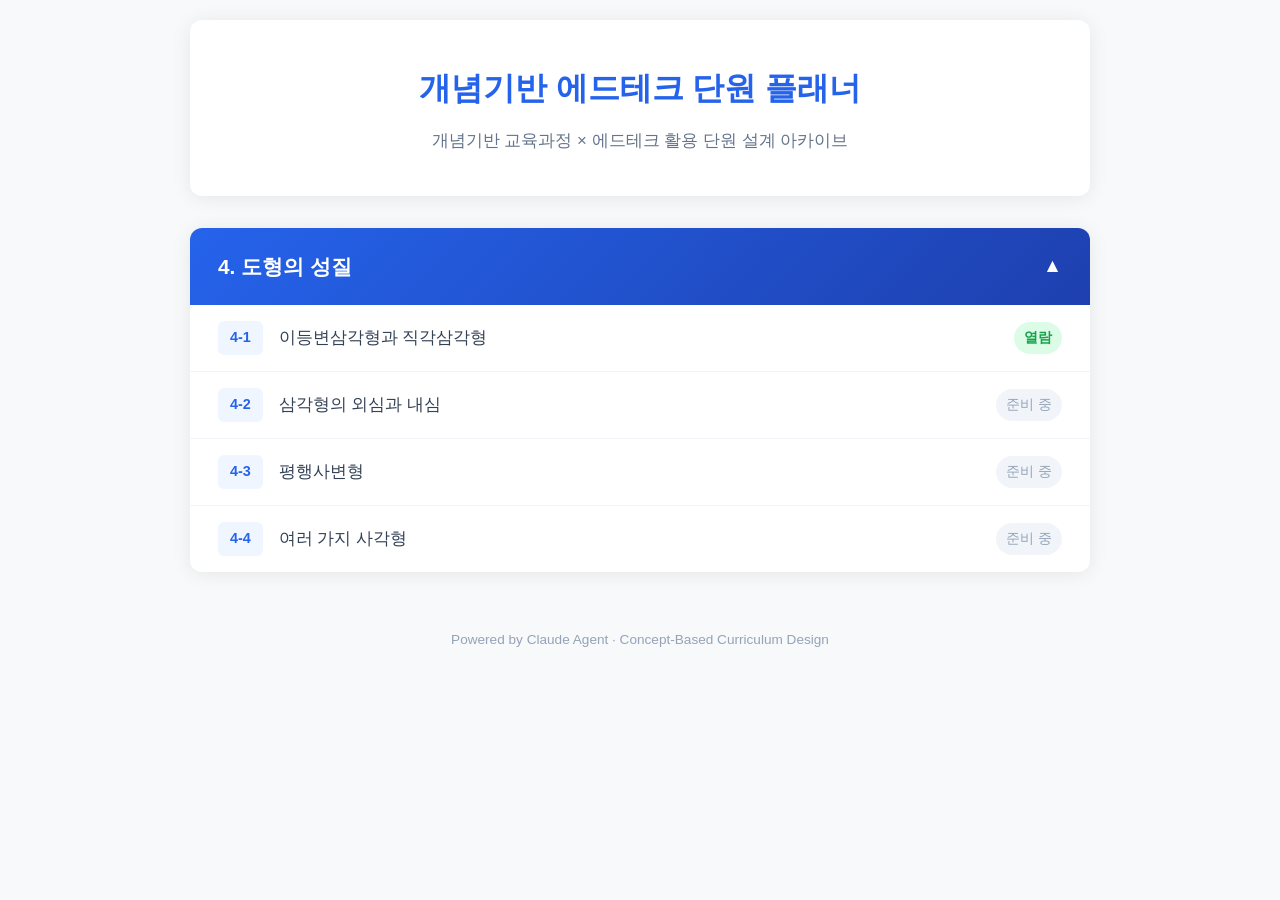
<file: index.html>
<!DOCTYPE html>
<html lang="ko">
<head>
    <meta charset="UTF-8">
    <meta name="viewport" content="width=device-width, initial-scale=1.0">
    <meta name="robots" content="noindex, nofollow">
    <title>개념기반 에드테크 단원 플래너</title>
    <link rel="stylesheet" href="styles.css">
</head>
<body>
    <div class="container">
        <header class="header">
            <h1>개념기반 에드테크 단원 플래너</h1>
            <p class="subtitle">개념기반 교육과정 × 에드테크 활용 단원 설계 아카이브</p>
        </header>

        <div id="unit-list"></div>

        <footer class="footer">
            <p>Powered by Claude Agent · Concept-Based Curriculum Design</p>
        </footer>
    </div>

    <script src="app.js"></script>
</body>
</html>
</file>
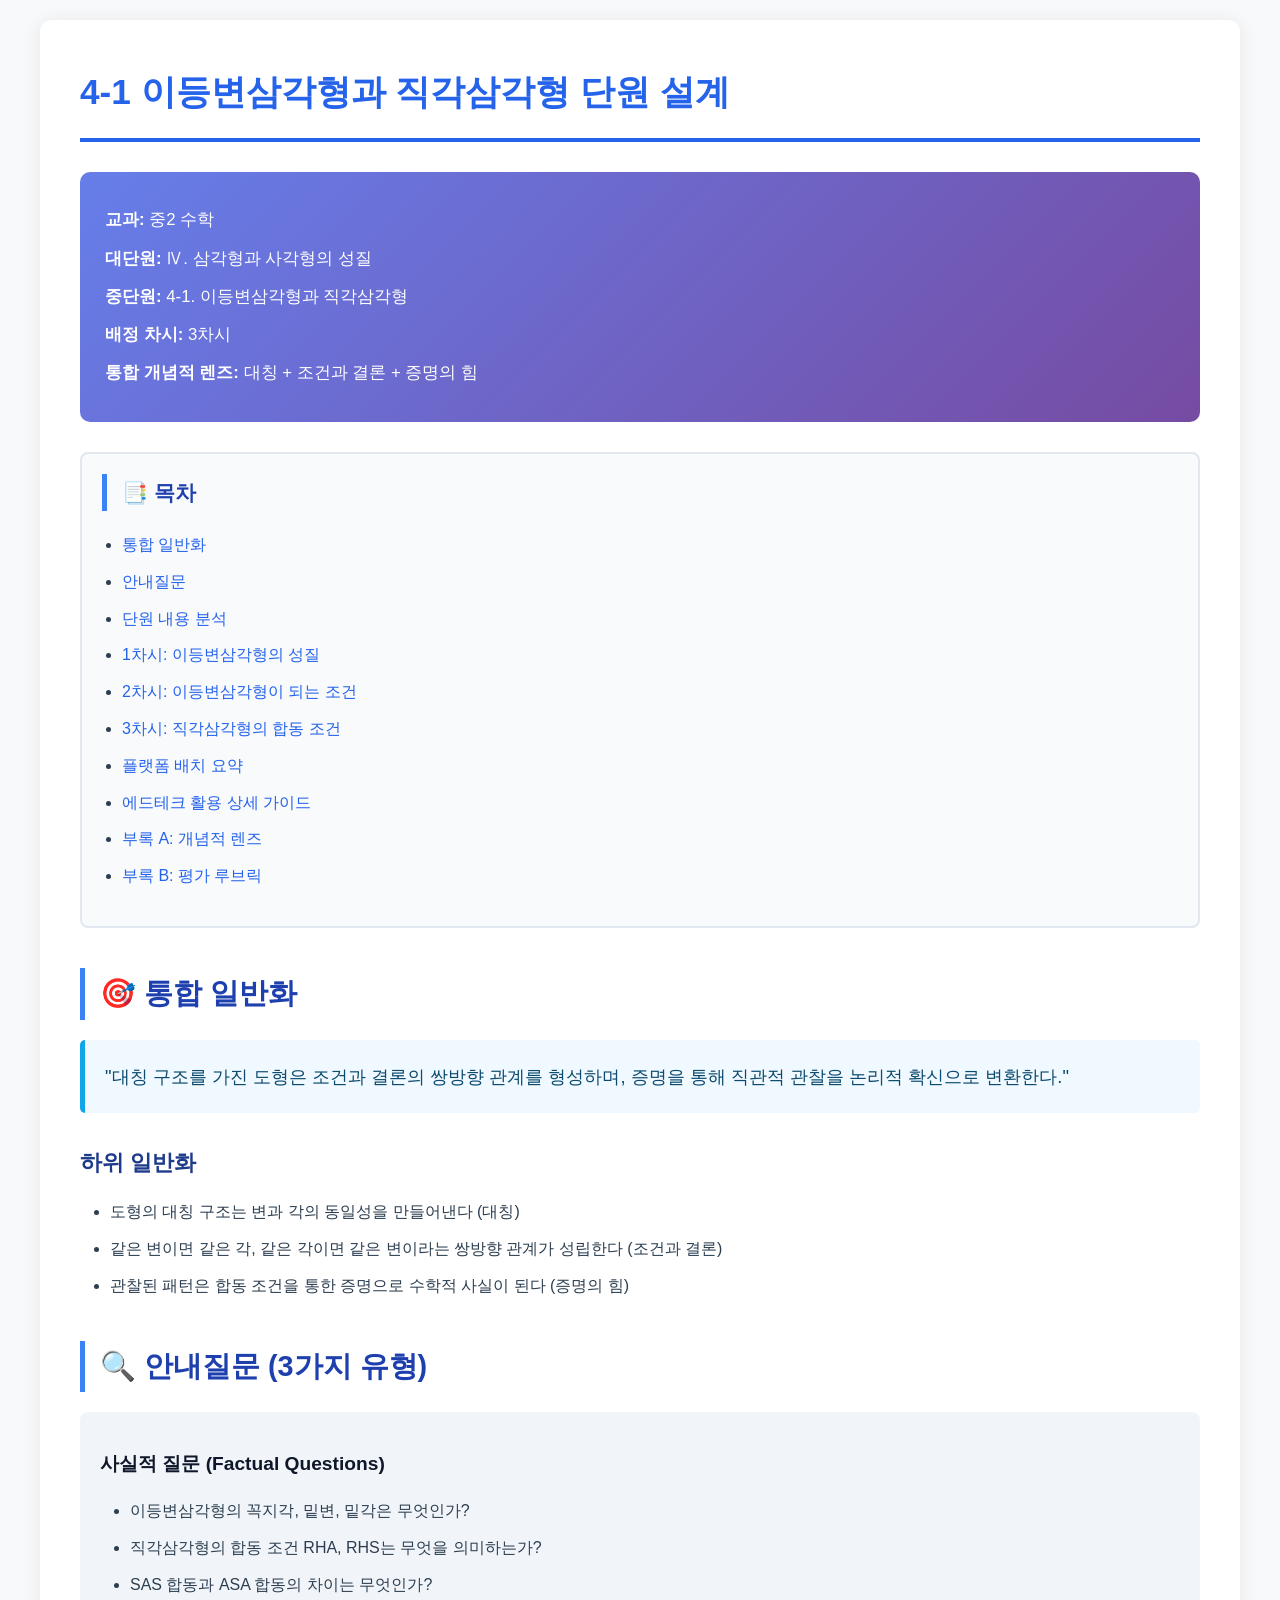
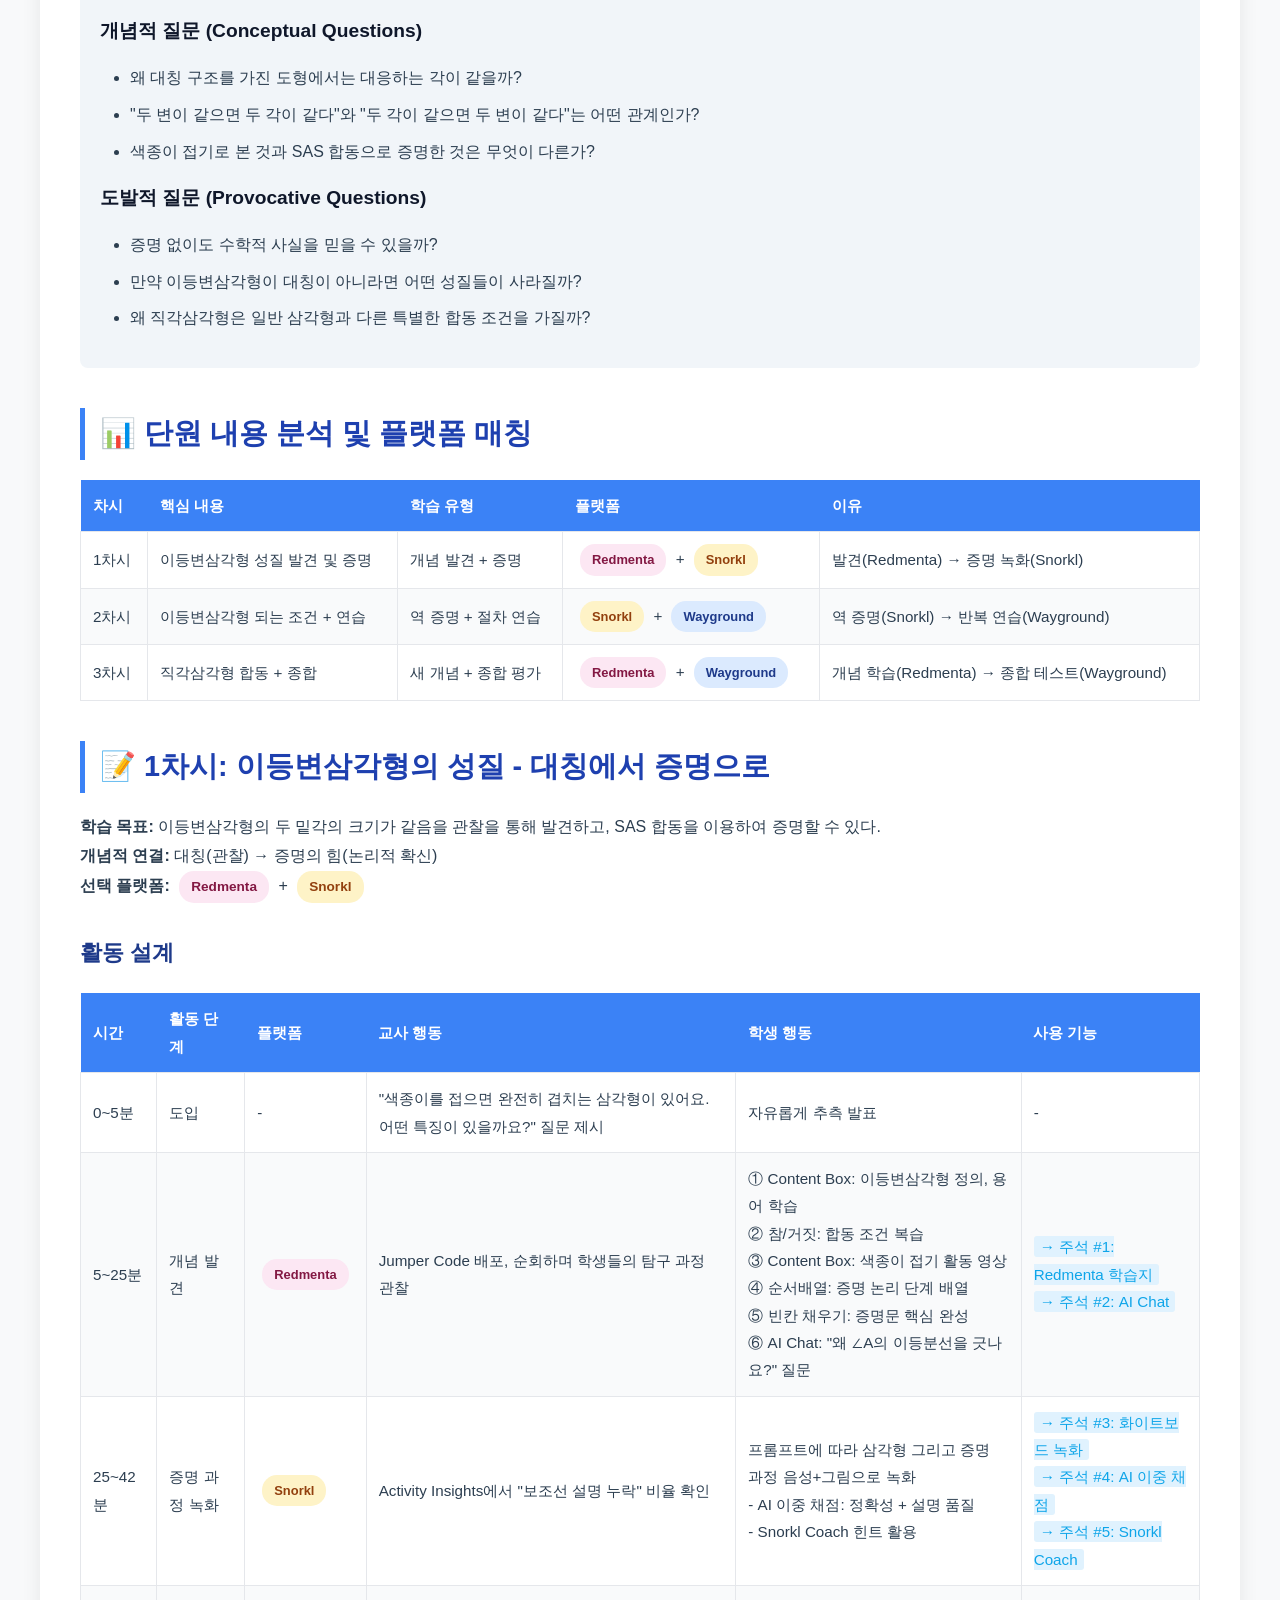
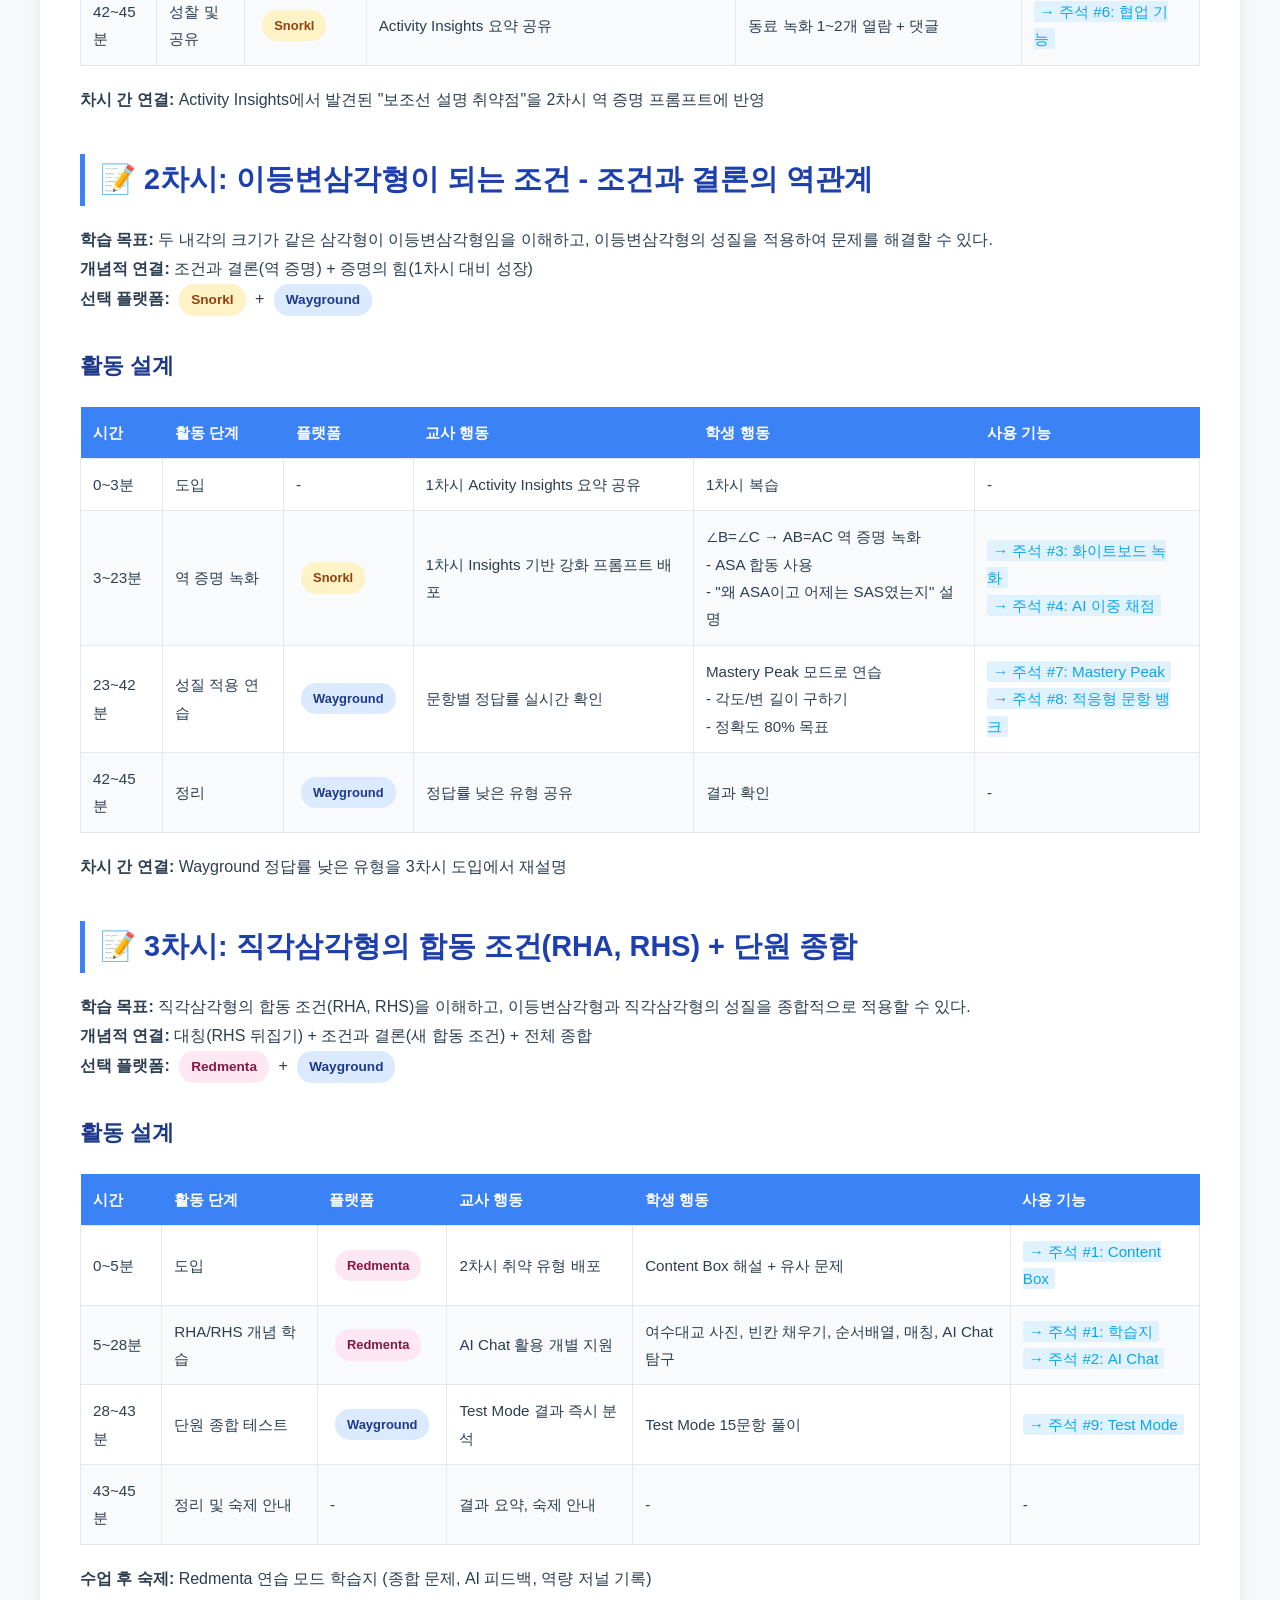
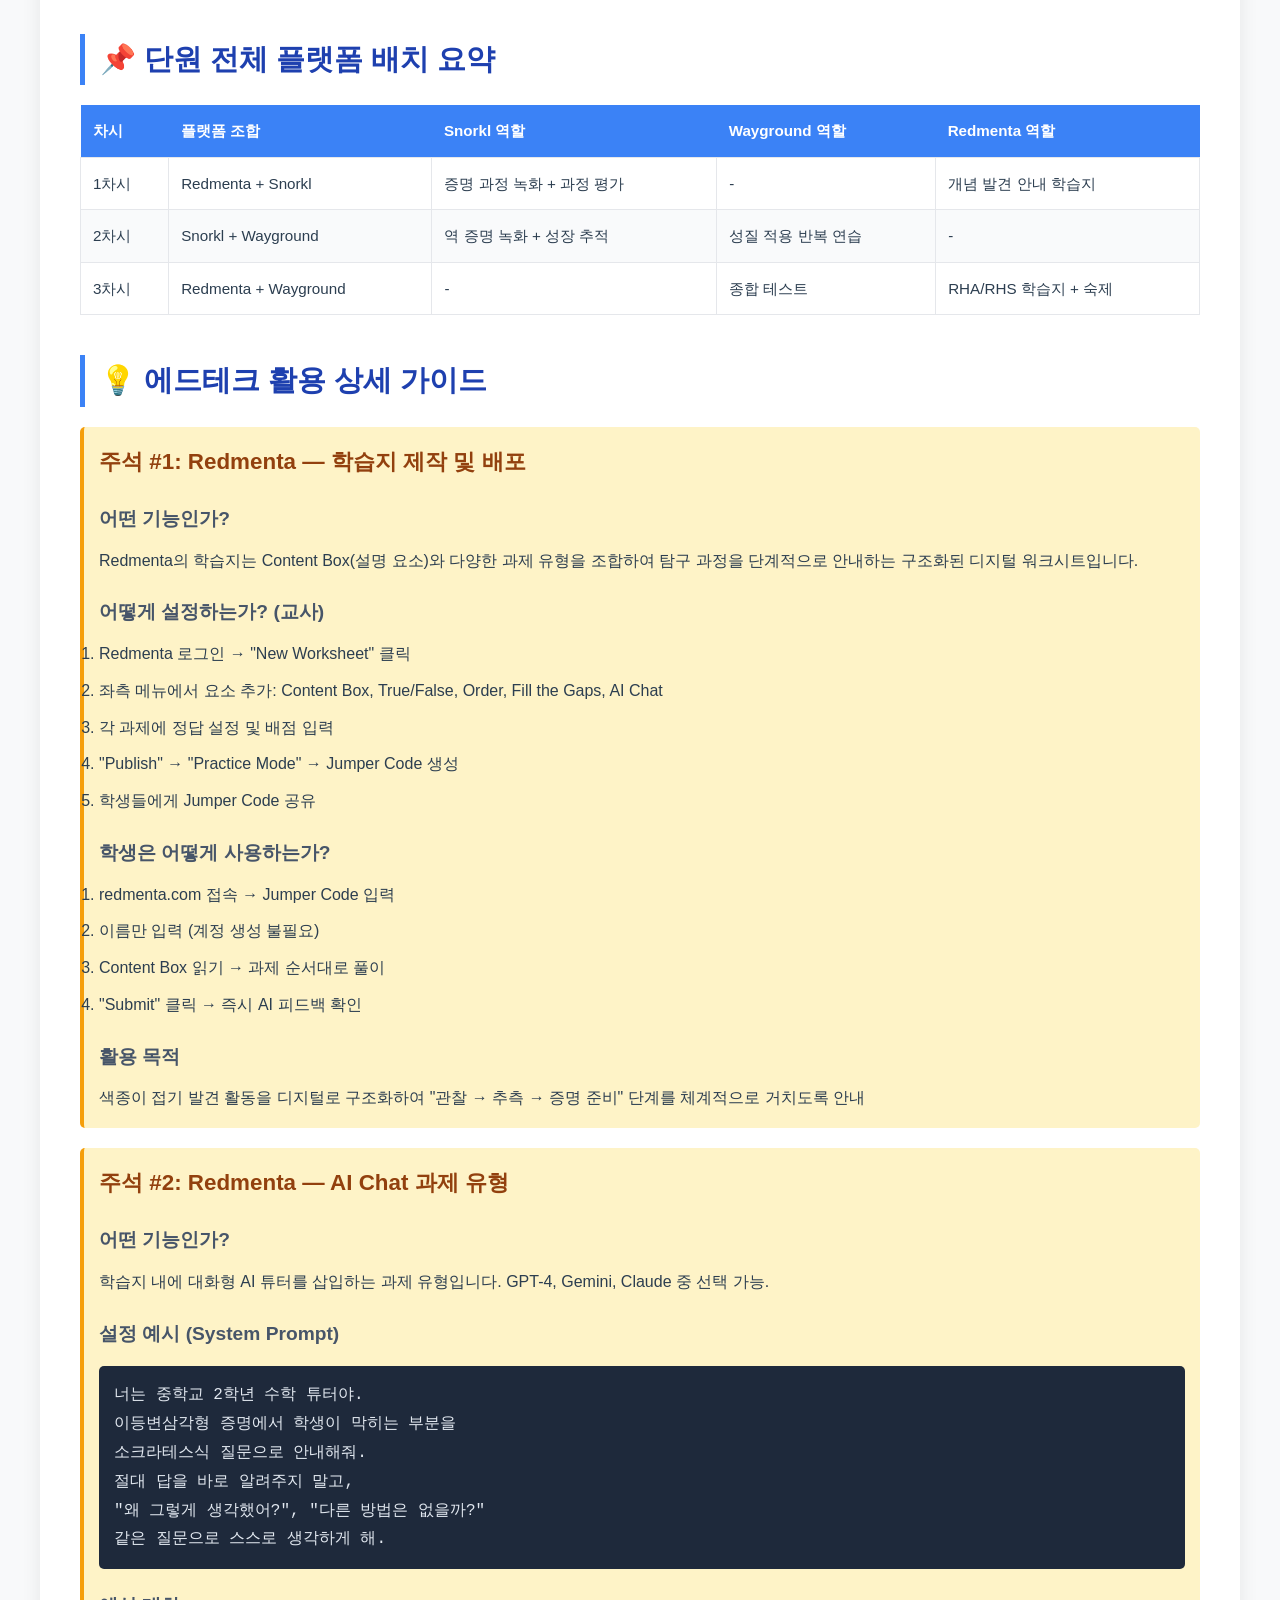
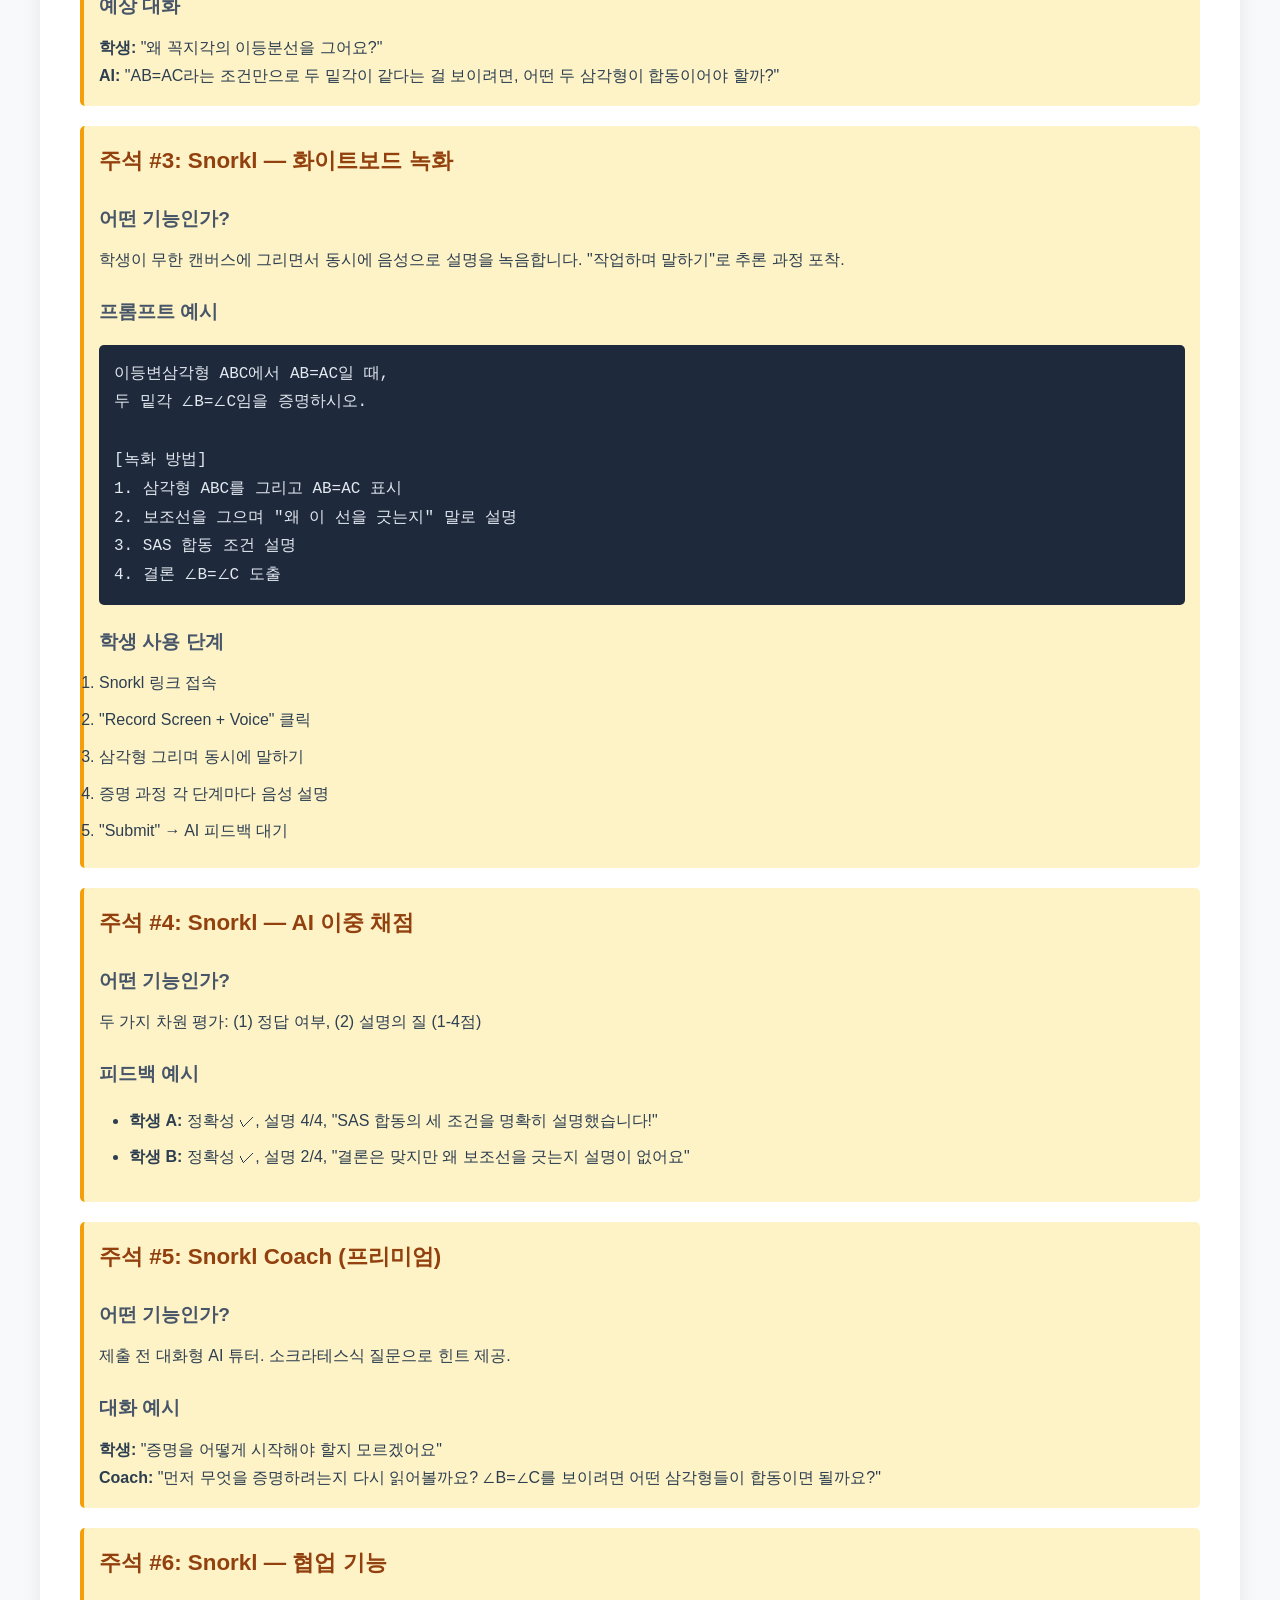
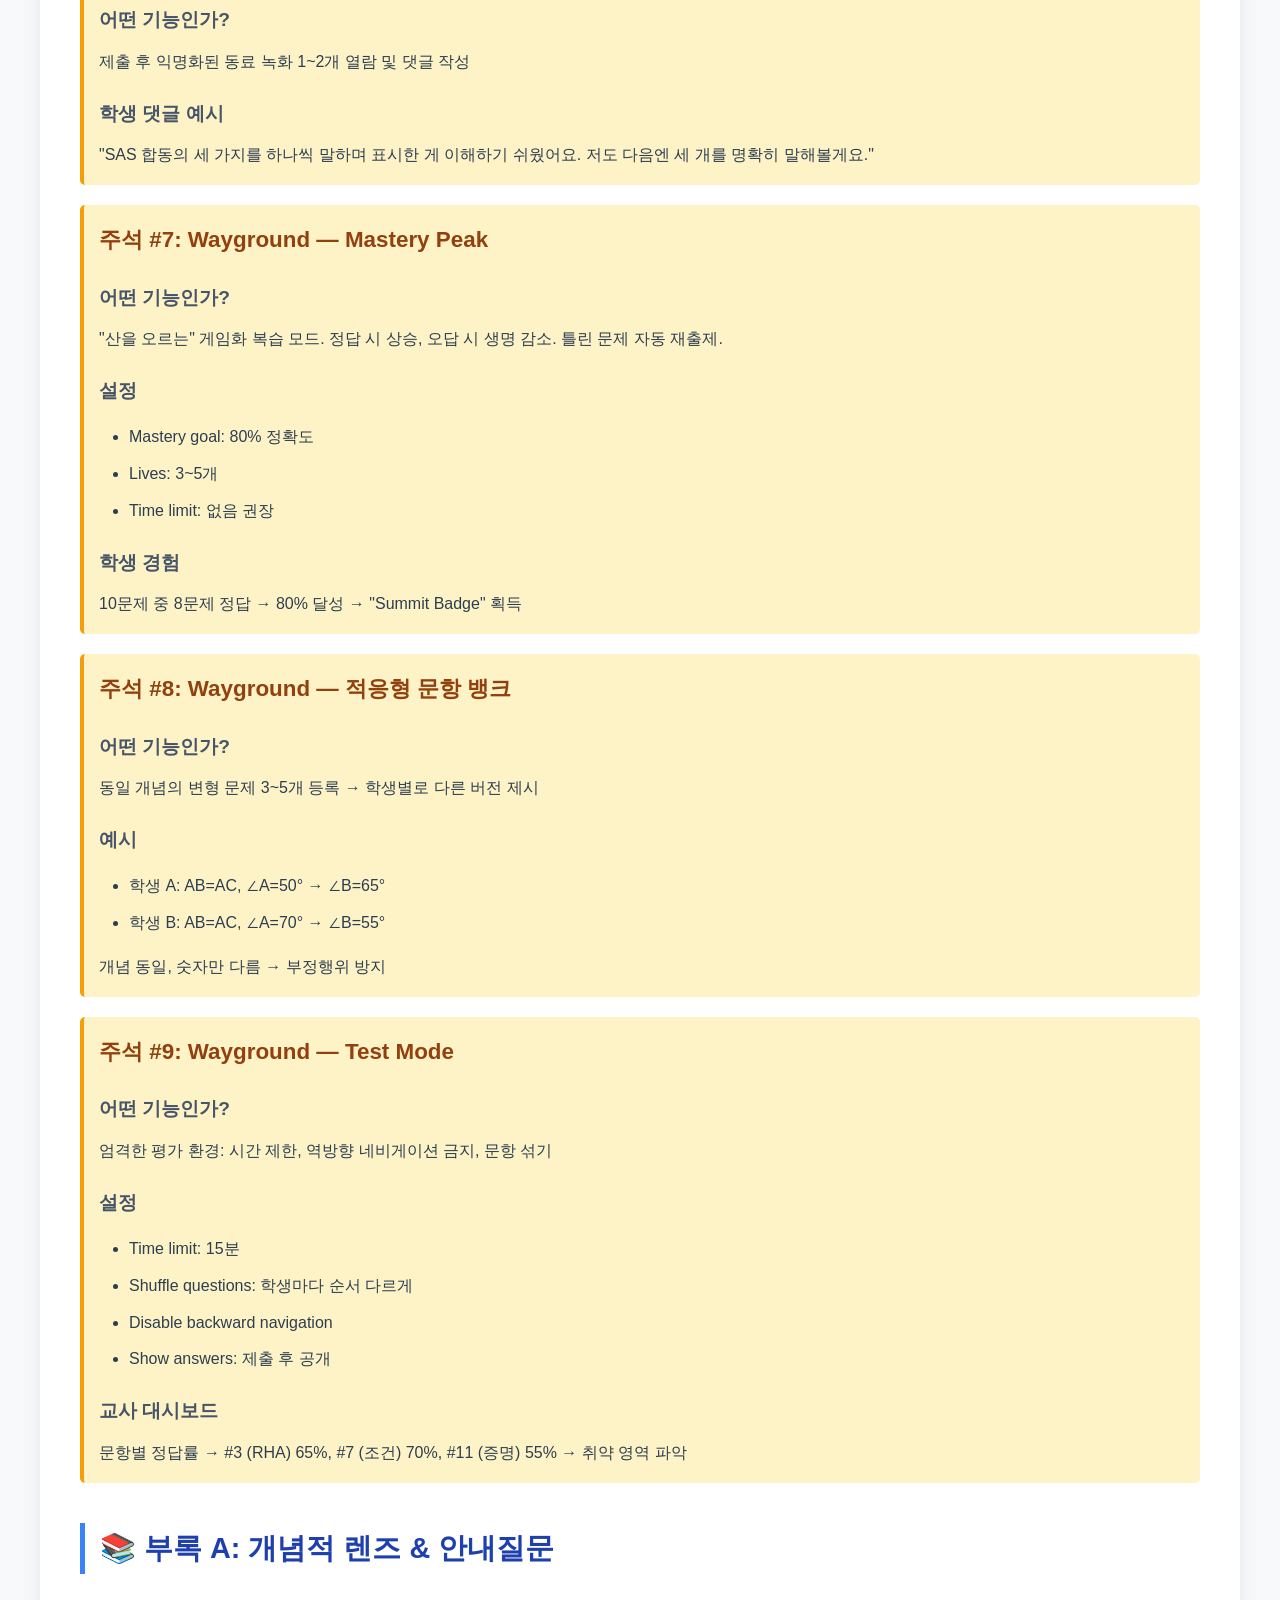
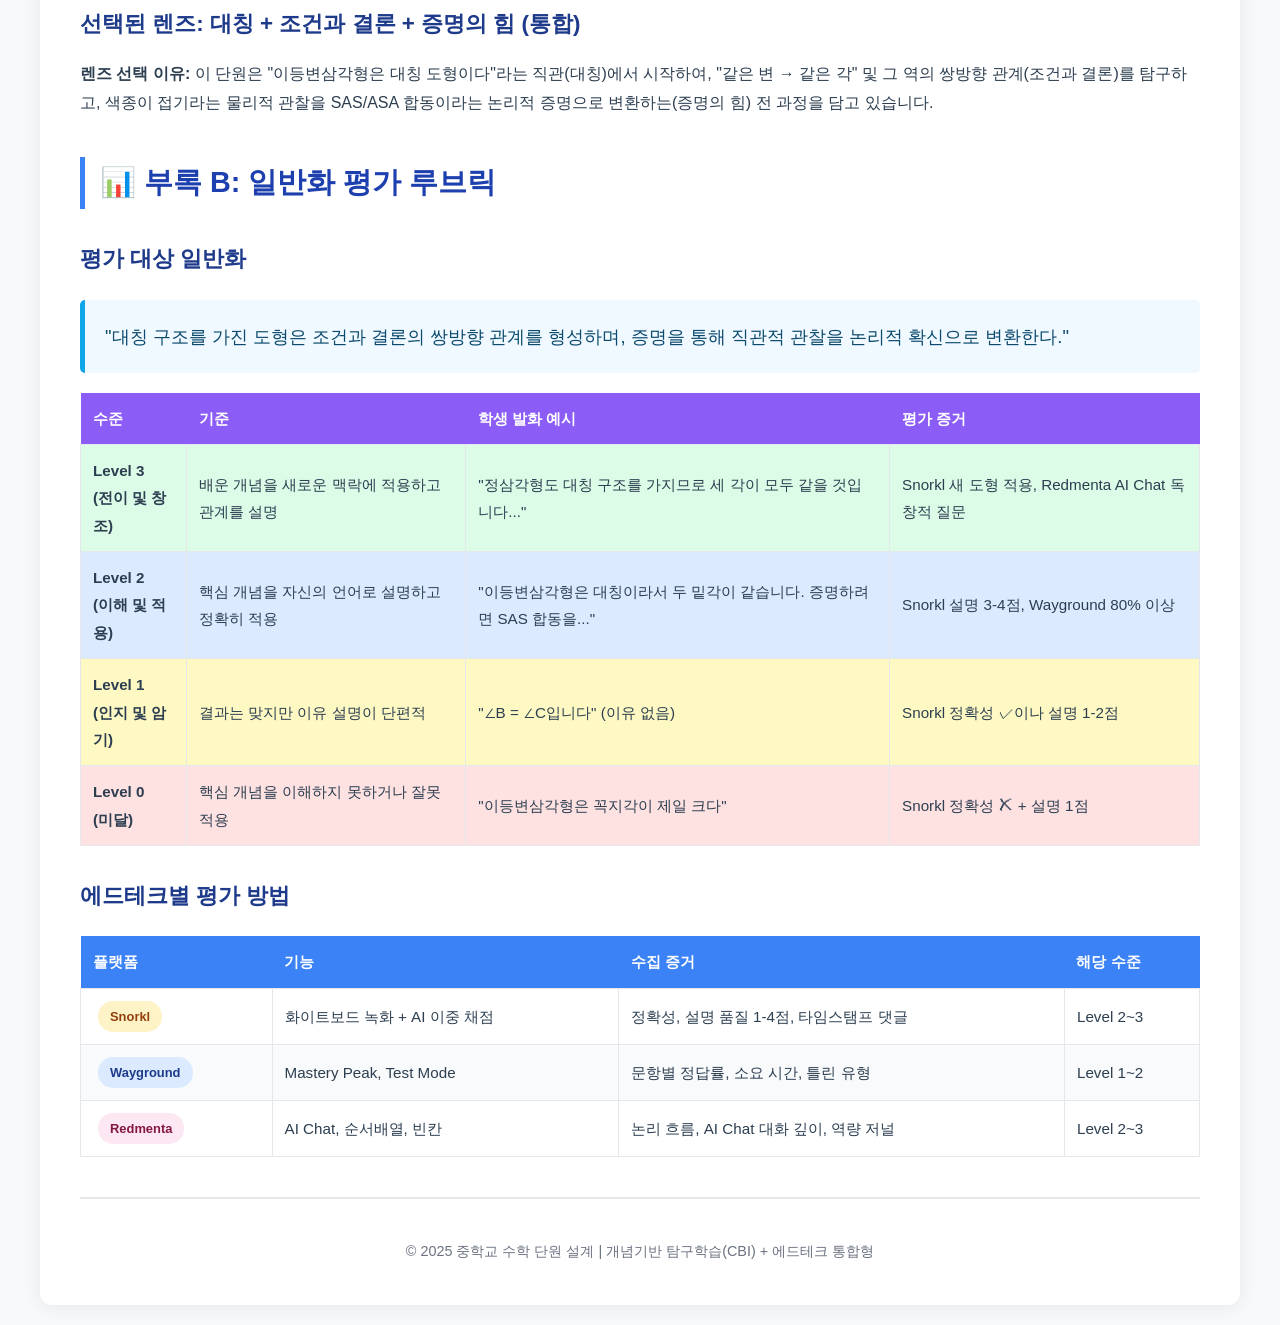
<file: units/4-1_이등변삼각형과_직각삼각형_단원설계.html>
<!DOCTYPE html>
<html lang="ko">
<head>
    <meta charset="UTF-8">
    <meta name="viewport" content="width=device-width, initial-scale=1.0">
    <title>4-1 이등변삼각형과 직각삼각형 단원 설계</title>
    <style>
        * {
            margin: 0;
            padding: 0;
            box-sizing: border-box;
        }
        
        body {
            font-family: 'Noto Sans KR', -apple-system, BlinkMacSystemFont, 'Segoe UI', sans-serif;
            line-height: 1.8;
            color: #2c3e50;
            background: #f8f9fa;
            padding: 20px;
        }
        
        .container {
            max-width: 1200px;
            margin: 0 auto;
            background: white;
            padding: 40px;
            border-radius: 12px;
            box-shadow: 0 2px 20px rgba(0,0,0,0.08);
        }
        
        h1 {
            color: #2563eb;
            font-size: 2.2em;
            margin-bottom: 30px;
            padding-bottom: 15px;
            border-bottom: 4px solid #2563eb;
        }
        
        h2 {
            color: #1e40af;
            font-size: 1.8em;
            margin-top: 40px;
            margin-bottom: 20px;
            padding-left: 15px;
            border-left: 5px solid #3b82f6;
        }
        
        h3 {
            color: #1e3a8a;
            font-size: 1.4em;
            margin-top: 30px;
            margin-bottom: 15px;
        }
        
        h4 {
            color: #475569;
            font-size: 1.2em;
            margin-top: 20px;
            margin-bottom: 10px;
        }
        
        .info-box {
            background: linear-gradient(135deg, #667eea 0%, #764ba2 100%);
            color: white;
            padding: 25px;
            border-radius: 10px;
            margin-bottom: 30px;
        }
        
        .info-box p {
            margin: 8px 0;
            font-size: 1.05em;
        }
        
        .info-box strong {
            font-weight: 600;
        }
        
        .generalization {
            background: #f0f9ff;
            border-left: 5px solid #0ea5e9;
            padding: 20px;
            margin: 20px 0;
            border-radius: 5px;
        }
        
        .generalization p {
            font-size: 1.15em;
            font-weight: 500;
            color: #0c4a6e;
        }
        
        ul {
            margin: 15px 0 15px 30px;
        }
        
        li {
            margin: 8px 0;
        }
        
        table {
            width: 100%;
            border-collapse: collapse;
            margin: 20px 0;
            font-size: 0.95em;
        }
        
        th {
            background: #3b82f6;
            color: white;
            padding: 12px;
            text-align: left;
            font-weight: 600;
        }
        
        td {
            padding: 12px;
            border: 1px solid #e5e7eb;
        }
        
        tr:nth-child(even) {
            background: #f9fafb;
        }
        
        tr:hover {
            background: #eff6ff;
        }
        
        .annotation {
            background: #fef3c7;
            border-left: 4px solid #f59e0b;
            padding: 15px;
            margin: 20px 0;
            border-radius: 5px;
        }
        
        .annotation h3 {
            color: #92400e;
            margin-top: 0;
        }
        
        .annotation-link {
            color: #0ea5e9;
            text-decoration: none;
            font-weight: 500;
            padding: 2px 6px;
            background: #e0f2fe;
            border-radius: 3px;
            transition: all 0.2s;
        }
        
        .annotation-link:hover {
            background: #0ea5e9;
            color: white;
        }
        
        .question-section {
            background: #f1f5f9;
            padding: 20px;
            margin: 20px 0;
            border-radius: 8px;
        }
        
        .question-section h4 {
            color: #0f172a;
            margin-top: 15px;
        }
        
        .rubric-table {
            margin: 20px 0;
        }
        
        .rubric-table th {
            background: #8b5cf6;
        }
        
        .level-3 {
            background: #dcfce7 !important;
        }
        
        .level-2 {
            background: #dbeafe !important;
        }
        
        .level-1 {
            background: #fef9c3 !important;
        }
        
        .level-0 {
            background: #fee2e2 !important;
        }
        
        .toc {
            background: #f8fafc;
            padding: 20px;
            margin: 20px 0;
            border-radius: 8px;
            border: 2px solid #e2e8f0;
        }
        
        .toc h2 {
            margin-top: 0;
            font-size: 1.3em;
        }
        
        .toc ul {
            margin-left: 20px;
        }
        
        .toc a {
            color: #2563eb;
            text-decoration: none;
        }
        
        .toc a:hover {
            text-decoration: underline;
        }
        
        pre {
            background: #1e293b;
            color: #e2e8f0;
            padding: 15px;
            border-radius: 5px;
            overflow-x: auto;
            margin: 15px 0;
        }
        
        code {
            font-family: 'Consolas', 'Monaco', monospace;
        }
        
        .platform-badge {
            display: inline-block;
            padding: 4px 12px;
            border-radius: 15px;
            font-size: 0.85em;
            font-weight: 600;
            margin: 0 5px;
        }
        
        .badge-snorkl {
            background: #fef3c7;
            color: #92400e;
        }
        
        .badge-wayground {
            background: #dbeafe;
            color: #1e3a8a;
        }
        
        .badge-redmenta {
            background: #fce7f3;
            color: #831843;
        }
        
        @media print {
            body {
                background: white;
            }
            .container {
                box-shadow: none;
            }
        }
    </style>
</head>
<body>
    <div class="container">
        <h1>4-1 이등변삼각형과 직각삼각형 단원 설계</h1>
        
        <div class="info-box">
            <p><strong>교과:</strong> 중2 수학</p>
            <p><strong>대단원:</strong> Ⅳ. 삼각형과 사각형의 성질</p>
            <p><strong>중단원:</strong> 4-1. 이등변삼각형과 직각삼각형</p>
            <p><strong>배정 차시:</strong> 3차시</p>
            <p><strong>통합 개념적 렌즈:</strong> 대칭 + 조건과 결론 + 증명의 힘</p>
        </div>
        
        <div class="toc">
            <h2>📑 목차</h2>
            <ul>
                <li><a href="#generalization">통합 일반화</a></li>
                <li><a href="#questions">안내질문</a></li>
                <li><a href="#analysis">단원 내용 분석</a></li>
                <li><a href="#lesson1">1차시: 이등변삼각형의 성질</a></li>
                <li><a href="#lesson2">2차시: 이등변삼각형이 되는 조건</a></li>
                <li><a href="#lesson3">3차시: 직각삼각형의 합동 조건</a></li>
                <li><a href="#summary">플랫폼 배치 요약</a></li>
                <li><a href="#annotations">에드테크 활용 상세 가이드</a></li>
                <li><a href="#appendix-a">부록 A: 개념적 렌즈</a></li>
                <li><a href="#appendix-b">부록 B: 평가 루브릭</a></li>
            </ul>
        </div>
        
        <h2 id="generalization">🎯 통합 일반화</h2>
        <div class="generalization">
            <p>"대칭 구조를 가진 도형은 조건과 결론의 쌍방향 관계를 형성하며, 증명을 통해 직관적 관찰을 논리적 확신으로 변환한다."</p>
        </div>
        
        <h3>하위 일반화</h3>
        <ul>
            <li>도형의 대칭 구조는 변과 각의 동일성을 만들어낸다 (대칭)</li>
            <li>같은 변이면 같은 각, 같은 각이면 같은 변이라는 쌍방향 관계가 성립한다 (조건과 결론)</li>
            <li>관찰된 패턴은 합동 조건을 통한 증명으로 수학적 사실이 된다 (증명의 힘)</li>
        </ul>
        
        <h2 id="questions">🔍 안내질문 (3가지 유형)</h2>
        
        <div class="question-section">
            <h4>사실적 질문 (Factual Questions)</h4>
            <ul>
                <li>이등변삼각형의 꼭지각, 밑변, 밑각은 무엇인가?</li>
                <li>직각삼각형의 합동 조건 RHA, RHS는 무엇을 의미하는가?</li>
                <li>SAS 합동과 ASA 합동의 차이는 무엇인가?</li>
            </ul>
            
            <h4>개념적 질문 (Conceptual Questions)</h4>
            <ul>
                <li>왜 대칭 구조를 가진 도형에서는 대응하는 각이 같을까?</li>
                <li>"두 변이 같으면 두 각이 같다"와 "두 각이 같으면 두 변이 같다"는 어떤 관계인가?</li>
                <li>색종이 접기로 본 것과 SAS 합동으로 증명한 것은 무엇이 다른가?</li>
            </ul>
            
            <h4>도발적 질문 (Provocative Questions)</h4>
            <ul>
                <li>증명 없이도 수학적 사실을 믿을 수 있을까?</li>
                <li>만약 이등변삼각형이 대칭이 아니라면 어떤 성질들이 사라질까?</li>
                <li>왜 직각삼각형은 일반 삼각형과 다른 특별한 합동 조건을 가질까?</li>
            </ul>
        </div>
        
        <h2 id="analysis">📊 단원 내용 분석 및 플랫폼 매칭</h2>
        
        <table>
            <thead>
                <tr>
                    <th>차시</th>
                    <th>핵심 내용</th>
                    <th>학습 유형</th>
                    <th>플랫폼</th>
                    <th>이유</th>
                </tr>
            </thead>
            <tbody>
                <tr>
                    <td>1차시</td>
                    <td>이등변삼각형 성질 발견 및 증명</td>
                    <td>개념 발견 + 증명</td>
                    <td><span class="platform-badge badge-redmenta">Redmenta</span> + <span class="platform-badge badge-snorkl">Snorkl</span></td>
                    <td>발견(Redmenta) → 증명 녹화(Snorkl)</td>
                </tr>
                <tr>
                    <td>2차시</td>
                    <td>이등변삼각형 되는 조건 + 연습</td>
                    <td>역 증명 + 절차 연습</td>
                    <td><span class="platform-badge badge-snorkl">Snorkl</span> + <span class="platform-badge badge-wayground">Wayground</span></td>
                    <td>역 증명(Snorkl) → 반복 연습(Wayground)</td>
                </tr>
                <tr>
                    <td>3차시</td>
                    <td>직각삼각형 합동 + 종합</td>
                    <td>새 개념 + 종합 평가</td>
                    <td><span class="platform-badge badge-redmenta">Redmenta</span> + <span class="platform-badge badge-wayground">Wayground</span></td>
                    <td>개념 학습(Redmenta) → 종합 테스트(Wayground)</td>
                </tr>
            </tbody>
        </table>
        
        <h2 id="lesson1">📝 1차시: 이등변삼각형의 성질 - 대칭에서 증명으로</h2>
        
        <p><strong>학습 목표:</strong> 이등변삼각형의 두 밑각의 크기가 같음을 관찰을 통해 발견하고, SAS 합동을 이용하여 증명할 수 있다.</p>
        <p><strong>개념적 연결:</strong> 대칭(관찰) → 증명의 힘(논리적 확신)</p>
        <p><strong>선택 플랫폼:</strong> <span class="platform-badge badge-redmenta">Redmenta</span> + <span class="platform-badge badge-snorkl">Snorkl</span></p>
        
        <h3>활동 설계</h3>
        
        <table>
            <thead>
                <tr>
                    <th>시간</th>
                    <th>활동 단계</th>
                    <th>플랫폼</th>
                    <th>교사 행동</th>
                    <th>학생 행동</th>
                    <th>사용 기능</th>
                </tr>
            </thead>
            <tbody>
                <tr>
                    <td>0~5분</td>
                    <td>도입</td>
                    <td>-</td>
                    <td>"색종이를 접으면 완전히 겹치는 삼각형이 있어요. 어떤 특징이 있을까요?" 질문 제시</td>
                    <td>자유롭게 추측 발표</td>
                    <td>-</td>
                </tr>
                <tr>
                    <td>5~25분</td>
                    <td>개념 발견</td>
                    <td><span class="platform-badge badge-redmenta">Redmenta</span></td>
                    <td>Jumper Code 배포, 순회하며 학생들의 탐구 과정 관찰</td>
                    <td>① Content Box: 이등변삼각형 정의, 용어 학습<br>② 참/거짓: 합동 조건 복습<br>③ Content Box: 색종이 접기 활동 영상<br>④ 순서배열: 증명 논리 단계 배열<br>⑤ 빈칸 채우기: 증명문 핵심 완성<br>⑥ AI Chat: "왜 ∠A의 이등분선을 긋나요?" 질문</td>
                    <td><a href="#주석1" class="annotation-link">→ 주석 #1: Redmenta 학습지</a><br><a href="#주석2" class="annotation-link">→ 주석 #2: AI Chat</a></td>
                </tr>
                <tr>
                    <td>25~42분</td>
                    <td>증명 과정 녹화</td>
                    <td><span class="platform-badge badge-snorkl">Snorkl</span></td>
                    <td>Activity Insights에서 "보조선 설명 누락" 비율 확인</td>
                    <td>프롬프트에 따라 삼각형 그리고 증명 과정 음성+그림으로 녹화<br>- AI 이중 채점: 정확성 + 설명 품질<br>- Snorkl Coach 힌트 활용</td>
                    <td><a href="#주석3" class="annotation-link">→ 주석 #3: 화이트보드 녹화</a><br><a href="#주석4" class="annotation-link">→ 주석 #4: AI 이중 채점</a><br><a href="#주석5" class="annotation-link">→ 주석 #5: Snorkl Coach</a></td>
                </tr>
                <tr>
                    <td>42~45분</td>
                    <td>성찰 및 공유</td>
                    <td><span class="platform-badge badge-snorkl">Snorkl</span></td>
                    <td>Activity Insights 요약 공유</td>
                    <td>동료 녹화 1~2개 열람 + 댓글</td>
                    <td><a href="#주석6" class="annotation-link">→ 주석 #6: 협업 기능</a></td>
                </tr>
            </tbody>
        </table>
        
        <p><strong>차시 간 연결:</strong> Activity Insights에서 발견된 "보조선 설명 취약점"을 2차시 역 증명 프롬프트에 반영</p>
        
        <h2 id="lesson2">📝 2차시: 이등변삼각형이 되는 조건 - 조건과 결론의 역관계</h2>
        
        <p><strong>학습 목표:</strong> 두 내각의 크기가 같은 삼각형이 이등변삼각형임을 이해하고, 이등변삼각형의 성질을 적용하여 문제를 해결할 수 있다.</p>
        <p><strong>개념적 연결:</strong> 조건과 결론(역 증명) + 증명의 힘(1차시 대비 성장)</p>
        <p><strong>선택 플랫폼:</strong> <span class="platform-badge badge-snorkl">Snorkl</span> + <span class="platform-badge badge-wayground">Wayground</span></p>
        
        <h3>활동 설계</h3>
        
        <table>
            <thead>
                <tr>
                    <th>시간</th>
                    <th>활동 단계</th>
                    <th>플랫폼</th>
                    <th>교사 행동</th>
                    <th>학생 행동</th>
                    <th>사용 기능</th>
                </tr>
            </thead>
            <tbody>
                <tr>
                    <td>0~3분</td>
                    <td>도입</td>
                    <td>-</td>
                    <td>1차시 Activity Insights 요약 공유</td>
                    <td>1차시 복습</td>
                    <td>-</td>
                </tr>
                <tr>
                    <td>3~23분</td>
                    <td>역 증명 녹화</td>
                    <td><span class="platform-badge badge-snorkl">Snorkl</span></td>
                    <td>1차시 Insights 기반 강화 프롬프트 배포</td>
                    <td>∠B=∠C → AB=AC 역 증명 녹화<br>- ASA 합동 사용<br>- "왜 ASA이고 어제는 SAS였는지" 설명</td>
                    <td><a href="#주석3" class="annotation-link">→ 주석 #3: 화이트보드 녹화</a><br><a href="#주석4" class="annotation-link">→ 주석 #4: AI 이중 채점</a></td>
                </tr>
                <tr>
                    <td>23~42분</td>
                    <td>성질 적용 연습</td>
                    <td><span class="platform-badge badge-wayground">Wayground</span></td>
                    <td>문항별 정답률 실시간 확인</td>
                    <td>Mastery Peak 모드로 연습<br>- 각도/변 길이 구하기<br>- 정확도 80% 목표</td>
                    <td><a href="#주석7" class="annotation-link">→ 주석 #7: Mastery Peak</a><br><a href="#주석8" class="annotation-link">→ 주석 #8: 적응형 문항 뱅크</a></td>
                </tr>
                <tr>
                    <td>42~45분</td>
                    <td>정리</td>
                    <td><span class="platform-badge badge-wayground">Wayground</span></td>
                    <td>정답률 낮은 유형 공유</td>
                    <td>결과 확인</td>
                    <td>-</td>
                </tr>
            </tbody>
        </table>
        
        <p><strong>차시 간 연결:</strong> Wayground 정답률 낮은 유형을 3차시 도입에서 재설명</p>
        
        <h2 id="lesson3">📝 3차시: 직각삼각형의 합동 조건(RHA, RHS) + 단원 종합</h2>
        
        <p><strong>학습 목표:</strong> 직각삼각형의 합동 조건(RHA, RHS)을 이해하고, 이등변삼각형과 직각삼각형의 성질을 종합적으로 적용할 수 있다.</p>
        <p><strong>개념적 연결:</strong> 대칭(RHS 뒤집기) + 조건과 결론(새 합동 조건) + 전체 종합</p>
        <p><strong>선택 플랫폼:</strong> <span class="platform-badge badge-redmenta">Redmenta</span> + <span class="platform-badge badge-wayground">Wayground</span></p>
        
        <h3>활동 설계</h3>
        
        <table>
            <thead>
                <tr>
                    <th>시간</th>
                    <th>활동 단계</th>
                    <th>플랫폼</th>
                    <th>교사 행동</th>
                    <th>학생 행동</th>
                    <th>사용 기능</th>
                </tr>
            </thead>
            <tbody>
                <tr>
                    <td>0~5분</td>
                    <td>도입</td>
                    <td><span class="platform-badge badge-redmenta">Redmenta</span></td>
                    <td>2차시 취약 유형 배포</td>
                    <td>Content Box 해설 + 유사 문제</td>
                    <td><a href="#주석1" class="annotation-link">→ 주석 #1: Content Box</a></td>
                </tr>
                <tr>
                    <td>5~28분</td>
                    <td>RHA/RHS 개념 학습</td>
                    <td><span class="platform-badge badge-redmenta">Redmenta</span></td>
                    <td>AI Chat 활용 개별 지원</td>
                    <td>여수대교 사진, 빈칸 채우기, 순서배열, 매칭, AI Chat 탐구</td>
                    <td><a href="#주석1" class="annotation-link">→ 주석 #1: 학습지</a><br><a href="#주석2" class="annotation-link">→ 주석 #2: AI Chat</a></td>
                </tr>
                <tr>
                    <td>28~43분</td>
                    <td>단원 종합 테스트</td>
                    <td><span class="platform-badge badge-wayground">Wayground</span></td>
                    <td>Test Mode 결과 즉시 분석</td>
                    <td>Test Mode 15문항 풀이</td>
                    <td><a href="#주석9" class="annotation-link">→ 주석 #9: Test Mode</a></td>
                </tr>
                <tr>
                    <td>43~45분</td>
                    <td>정리 및 숙제 안내</td>
                    <td>-</td>
                    <td>결과 요약, 숙제 안내</td>
                    <td>-</td>
                    <td>-</td>
                </tr>
            </tbody>
        </table>
        
        <p><strong>수업 후 숙제:</strong> Redmenta 연습 모드 학습지 (종합 문제, AI 피드백, 역량 저널 기록)</p>
        
        <h2 id="summary">📌 단원 전체 플랫폼 배치 요약</h2>
        
        <table>
            <thead>
                <tr>
                    <th>차시</th>
                    <th>플랫폼 조합</th>
                    <th>Snorkl 역할</th>
                    <th>Wayground 역할</th>
                    <th>Redmenta 역할</th>
                </tr>
            </thead>
            <tbody>
                <tr>
                    <td>1차시</td>
                    <td>Redmenta + Snorkl</td>
                    <td>증명 과정 녹화 + 과정 평가</td>
                    <td>-</td>
                    <td>개념 발견 안내 학습지</td>
                </tr>
                <tr>
                    <td>2차시</td>
                    <td>Snorkl + Wayground</td>
                    <td>역 증명 녹화 + 성장 추적</td>
                    <td>성질 적용 반복 연습</td>
                    <td>-</td>
                </tr>
                <tr>
                    <td>3차시</td>
                    <td>Redmenta + Wayground</td>
                    <td>-</td>
                    <td>종합 테스트</td>
                    <td>RHA/RHS 학습지 + 숙제</td>
                </tr>
            </tbody>
        </table>
        
        <h2 id="annotations">💡 에드테크 활용 상세 가이드</h2>
        
        <div class="annotation" id="주석1">
            <h3>주석 #1: Redmenta — 학습지 제작 및 배포</h3>
            
            <h4>어떤 기능인가?</h4>
            <p>Redmenta의 학습지는 Content Box(설명 요소)와 다양한 과제 유형을 조합하여 탐구 과정을 단계적으로 안내하는 구조화된 디지털 워크시트입니다.</p>
            
            <h4>어떻게 설정하는가? (교사)</h4>
            <ol>
                <li>Redmenta 로그인 → "New Worksheet" 클릭</li>
                <li>좌측 메뉴에서 요소 추가: Content Box, True/False, Order, Fill the Gaps, AI Chat</li>
                <li>각 과제에 정답 설정 및 배점 입력</li>
                <li>"Publish" → "Practice Mode" → Jumper Code 생성</li>
                <li>학생들에게 Jumper Code 공유</li>
            </ol>
            
            <h4>학생은 어떻게 사용하는가?</h4>
            <ol>
                <li>redmenta.com 접속 → Jumper Code 입력</li>
                <li>이름만 입력 (계정 생성 불필요)</li>
                <li>Content Box 읽기 → 과제 순서대로 풀이</li>
                <li>"Submit" 클릭 → 즉시 AI 피드백 확인</li>
            </ol>
            
            <h4>활용 목적</h4>
            <p>색종이 접기 발견 활동을 디지털로 구조화하여 "관찰 → 추측 → 증명 준비" 단계를 체계적으로 거치도록 안내</p>
        </div>
        
        <div class="annotation" id="주석2">
            <h3>주석 #2: Redmenta — AI Chat 과제 유형</h3>
            
            <h4>어떤 기능인가?</h4>
            <p>학습지 내에 대화형 AI 튜터를 삽입하는 과제 유형입니다. GPT-4, Gemini, Claude 중 선택 가능.</p>
            
            <h4>설정 예시 (System Prompt)</h4>
            <pre><code>너는 중학교 2학년 수학 튜터야. 
이등변삼각형 증명에서 학생이 막히는 부분을 
소크라테스식 질문으로 안내해줘. 
절대 답을 바로 알려주지 말고, 
"왜 그렇게 생각했어?", "다른 방법은 없을까?" 
같은 질문으로 스스로 생각하게 해.</code></pre>
            
            <h4>예상 대화</h4>
            <p><strong>학생:</strong> "왜 꼭지각의 이등분선을 그어요?"<br>
            <strong>AI:</strong> "AB=AC라는 조건만으로 두 밑각이 같다는 걸 보이려면, 어떤 두 삼각형이 합동이어야 할까?"</p>
        </div>
        
        <div class="annotation" id="주석3">
            <h3>주석 #3: Snorkl — 화이트보드 녹화</h3>
            
            <h4>어떤 기능인가?</h4>
            <p>학생이 무한 캔버스에 그리면서 동시에 음성으로 설명을 녹음합니다. "작업하며 말하기"로 추론 과정 포착.</p>
            
            <h4>프롬프트 예시</h4>
            <pre><code>이등변삼각형 ABC에서 AB=AC일 때, 
두 밑각 ∠B=∠C임을 증명하시오.

[녹화 방법]
1. 삼각형 ABC를 그리고 AB=AC 표시
2. 보조선을 그으며 "왜 이 선을 긋는지" 말로 설명
3. SAS 합동 조건 설명
4. 결론 ∠B=∠C 도출</code></pre>
            
            <h4>학생 사용 단계</h4>
            <ol>
                <li>Snorkl 링크 접속</li>
                <li>"Record Screen + Voice" 클릭</li>
                <li>삼각형 그리며 동시에 말하기</li>
                <li>증명 과정 각 단계마다 음성 설명</li>
                <li>"Submit" → AI 피드백 대기</li>
            </ol>
        </div>
        
        <div class="annotation" id="주석4">
            <h3>주석 #4: Snorkl — AI 이중 채점</h3>
            
            <h4>어떤 기능인가?</h4>
            <p>두 가지 차원 평가: (1) 정답 여부, (2) 설명의 질 (1-4점)</p>
            
            <h4>피드백 예시</h4>
            <ul>
                <li><strong>학생 A:</strong> 정확성 ✓, 설명 4/4, "SAS 합동의 세 조건을 명확히 설명했습니다!"</li>
                <li><strong>학생 B:</strong> 정확성 ✓, 설명 2/4, "결론은 맞지만 왜 보조선을 긋는지 설명이 없어요"</li>
            </ul>
        </div>
        
        <div class="annotation" id="주석5">
            <h3>주석 #5: Snorkl Coach (프리미엄)</h3>
            
            <h4>어떤 기능인가?</h4>
            <p>제출 전 대화형 AI 튜터. 소크라테스식 질문으로 힌트 제공.</p>
            
            <h4>대화 예시</h4>
            <p><strong>학생:</strong> "증명을 어떻게 시작해야 할지 모르겠어요"<br>
            <strong>Coach:</strong> "먼저 무엇을 증명하려는지 다시 읽어볼까요? ∠B=∠C를 보이려면 어떤 삼각형들이 합동이면 될까요?"</p>
        </div>
        
        <div class="annotation" id="주석6">
            <h3>주석 #6: Snorkl — 협업 기능</h3>
            
            <h4>어떤 기능인가?</h4>
            <p>제출 후 익명화된 동료 녹화 1~2개 열람 및 댓글 작성</p>
            
            <h4>학생 댓글 예시</h4>
            <p>"SAS 합동의 세 가지를 하나씩 말하며 표시한 게 이해하기 쉬웠어요. 저도 다음엔 세 개를 명확히 말해볼게요."</p>
        </div>
        
        <div class="annotation" id="주석7">
            <h3>주석 #7: Wayground — Mastery Peak</h3>
            
            <h4>어떤 기능인가?</h4>
            <p>"산을 오르는" 게임화 복습 모드. 정답 시 상승, 오답 시 생명 감소. 틀린 문제 자동 재출제.</p>
            
            <h4>설정</h4>
            <ul>
                <li>Mastery goal: 80% 정확도</li>
                <li>Lives: 3~5개</li>
                <li>Time limit: 없음 권장</li>
            </ul>
            
            <h4>학생 경험</h4>
            <p>10문제 중 8문제 정답 → 80% 달성 → "Summit Badge" 획득</p>
        </div>
        
        <div class="annotation" id="주석8">
            <h3>주석 #8: Wayground — 적응형 문항 뱅크</h3>
            
            <h4>어떤 기능인가?</h4>
            <p>동일 개념의 변형 문제 3~5개 등록 → 학생별로 다른 버전 제시</p>
            
            <h4>예시</h4>
            <ul>
                <li>학생 A: AB=AC, ∠A=50° → ∠B=65°</li>
                <li>학생 B: AB=AC, ∠A=70° → ∠B=55°</li>
            </ul>
            <p>개념 동일, 숫자만 다름 → 부정행위 방지</p>
        </div>
        
        <div class="annotation" id="주석9">
            <h3>주석 #9: Wayground — Test Mode</h3>
            
            <h4>어떤 기능인가?</h4>
            <p>엄격한 평가 환경: 시간 제한, 역방향 네비게이션 금지, 문항 섞기</p>
            
            <h4>설정</h4>
            <ul>
                <li>Time limit: 15분</li>
                <li>Shuffle questions: 학생마다 순서 다르게</li>
                <li>Disable backward navigation</li>
                <li>Show answers: 제출 후 공개</li>
            </ul>
            
            <h4>교사 대시보드</h4>
            <p>문항별 정답률 → #3 (RHA) 65%, #7 (조건) 70%, #11 (증명) 55% → 취약 영역 파악</p>
        </div>
        
        <h2 id="appendix-a">📚 부록 A: 개념적 렌즈 & 안내질문</h2>
        
        <h3>선택된 렌즈: 대칭 + 조건과 결론 + 증명의 힘 (통합)</h3>
        
        <p><strong>렌즈 선택 이유:</strong> 이 단원은 "이등변삼각형은 대칭 도형이다"라는 직관(대칭)에서 시작하여, "같은 변 → 같은 각" 및 그 역의 쌍방향 관계(조건과 결론)를 탐구하고, 색종이 접기라는 물리적 관찰을 SAS/ASA 합동이라는 논리적 증명으로 변환하는(증명의 힘) 전 과정을 담고 있습니다.</p>
        
        <h2 id="appendix-b">📊 부록 B: 일반화 평가 루브릭</h2>
        
        <h3>평가 대상 일반화</h3>
        <div class="generalization">
            <p>"대칭 구조를 가진 도형은 조건과 결론의 쌍방향 관계를 형성하며, 증명을 통해 직관적 관찰을 논리적 확신으로 변환한다."</p>
        </div>
        
        <table class="rubric-table">
            <thead>
                <tr>
                    <th>수준</th>
                    <th>기준</th>
                    <th>학생 발화 예시</th>
                    <th>평가 증거</th>
                </tr>
            </thead>
            <tbody>
                <tr class="level-3">
                    <td><strong>Level 3<br>(전이 및 창조)</strong></td>
                    <td>배운 개념을 새로운 맥락에 적용하고 관계를 설명</td>
                    <td>"정삼각형도 대칭 구조를 가지므로 세 각이 모두 같을 것입니다..."</td>
                    <td>Snorkl 새 도형 적용, Redmenta AI Chat 독창적 질문</td>
                </tr>
                <tr class="level-2">
                    <td><strong>Level 2<br>(이해 및 적용)</strong></td>
                    <td>핵심 개념을 자신의 언어로 설명하고 정확히 적용</td>
                    <td>"이등변삼각형은 대칭이라서 두 밑각이 같습니다. 증명하려면 SAS 합동을..."</td>
                    <td>Snorkl 설명 3-4점, Wayground 80% 이상</td>
                </tr>
                <tr class="level-1">
                    <td><strong>Level 1<br>(인지 및 암기)</strong></td>
                    <td>결과는 맞지만 이유 설명이 단편적</td>
                    <td>"∠B = ∠C입니다" (이유 없음)</td>
                    <td>Snorkl 정확성 ✓이나 설명 1-2점</td>
                </tr>
                <tr class="level-0">
                    <td><strong>Level 0<br>(미달)</strong></td>
                    <td>핵심 개념을 이해하지 못하거나 잘못 적용</td>
                    <td>"이등변삼각형은 꼭지각이 제일 크다"</td>
                    <td>Snorkl 정확성 ✗ + 설명 1점</td>
                </tr>
            </tbody>
        </table>
        
        <h3>에드테크별 평가 방법</h3>
        
        <table>
            <thead>
                <tr>
                    <th>플랫폼</th>
                    <th>기능</th>
                    <th>수집 증거</th>
                    <th>해당 수준</th>
                </tr>
            </thead>
            <tbody>
                <tr>
                    <td><span class="platform-badge badge-snorkl">Snorkl</span></td>
                    <td>화이트보드 녹화 + AI 이중 채점</td>
                    <td>정확성, 설명 품질 1-4점, 타임스탬프 댓글</td>
                    <td>Level 2~3</td>
                </tr>
                <tr>
                    <td><span class="platform-badge badge-wayground">Wayground</span></td>
                    <td>Mastery Peak, Test Mode</td>
                    <td>문항별 정답률, 소요 시간, 틀린 유형</td>
                    <td>Level 1~2</td>
                </tr>
                <tr>
                    <td><span class="platform-badge badge-redmenta">Redmenta</span></td>
                    <td>AI Chat, 순서배열, 빈칸</td>
                    <td>논리 흐름, AI Chat 대화 깊이, 역량 저널</td>
                    <td>Level 2~3</td>
                </tr>
            </tbody>
        </table>
        
        <hr style="margin: 40px 0; border: none; border-top: 2px solid #e5e7eb;">
        
        <p style="text-align: center; color: #6b7280; font-size: 0.9em;">© 2025 중학교 수학 단원 설계 | 개념기반 탐구학습(CBI) + 에드테크 통합형</p>
    </div>
</body>
</html>
</file>
<file: styles.css>
* {
    margin: 0;
    padding: 0;
    box-sizing: border-box;
}

body {
    font-family: 'Noto Sans KR', -apple-system, BlinkMacSystemFont, 'Segoe UI', sans-serif;
    line-height: 1.8;
    color: #2c3e50;
    background: #f8f9fa;
    padding: 20px;
}

.container {
    max-width: 900px;
    margin: 0 auto;
}

/* Header */
.header {
    background: white;
    padding: 40px;
    border-radius: 12px;
    box-shadow: 0 2px 20px rgba(0,0,0,0.08);
    margin-bottom: 32px;
    text-align: center;
}

.header h1 {
    color: #2563eb;
    font-size: 2em;
    margin-bottom: 8px;
}

.subtitle {
    color: #64748b;
    font-size: 1.05em;
}

/* 대단원 카드 */
.chapter {
    background: white;
    border-radius: 12px;
    box-shadow: 0 2px 20px rgba(0,0,0,0.08);
    margin-bottom: 24px;
    overflow: hidden;
}

.chapter-header {
    background: linear-gradient(135deg, #2563eb 0%, #1e40af 100%);
    color: white;
    padding: 20px 28px;
    cursor: pointer;
    display: flex;
    align-items: center;
    justify-content: space-between;
    transition: opacity 0.2s;
}

.chapter-header:hover {
    opacity: 0.92;
}

.chapter-title {
    font-size: 1.3em;
    font-weight: 700;
}

.chapter-arrow {
    font-size: 1.2em;
    transition: transform 0.3s;
}

.chapter.open .chapter-arrow {
    transform: rotate(180deg);
}

/* 중단원 목록 */
.unit-list {
    max-height: 0;
    overflow: hidden;
    transition: max-height 0.4s ease;
}

.chapter.open .unit-list {
    max-height: 1000px;
}

.unit-item {
    display: flex;
    align-items: center;
    padding: 16px 28px;
    border-bottom: 1px solid #f1f5f9;
    transition: background 0.15s;
}

.unit-item:last-child {
    border-bottom: none;
}

.unit-item:hover {
    background: #f8fafc;
}

.unit-number {
    background: #eff6ff;
    color: #2563eb;
    font-weight: 700;
    font-size: 0.9em;
    padding: 4px 12px;
    border-radius: 6px;
    margin-right: 16px;
    white-space: nowrap;
}

.unit-name {
    flex: 1;
    font-size: 1.05em;
    color: #334155;
}

.unit-item a {
    text-decoration: none;
    color: inherit;
    display: flex;
    align-items: center;
    width: 100%;
}

.unit-status {
    font-size: 0.85em;
    padding: 4px 10px;
    border-radius: 20px;
    white-space: nowrap;
    margin-left: 12px;
}

.status-ready {
    background: #dcfce7;
    color: #16a34a;
    font-weight: 600;
}

.status-pending {
    background: #f1f5f9;
    color: #94a3b8;
}

/* Footer */
.footer {
    text-align: center;
    padding: 32px 0 12px;
    color: #94a3b8;
    font-size: 0.85em;
}

/* 반응형 */
@media (max-width: 640px) {
    body {
        padding: 12px;
    }

    .header {
        padding: 28px 20px;
    }

    .header h1 {
        font-size: 1.5em;
    }

    .chapter-header {
        padding: 16px 20px;
    }

    .chapter-title {
        font-size: 1.1em;
    }

    .unit-item {
        padding: 14px 20px;
    }
}
</file>
